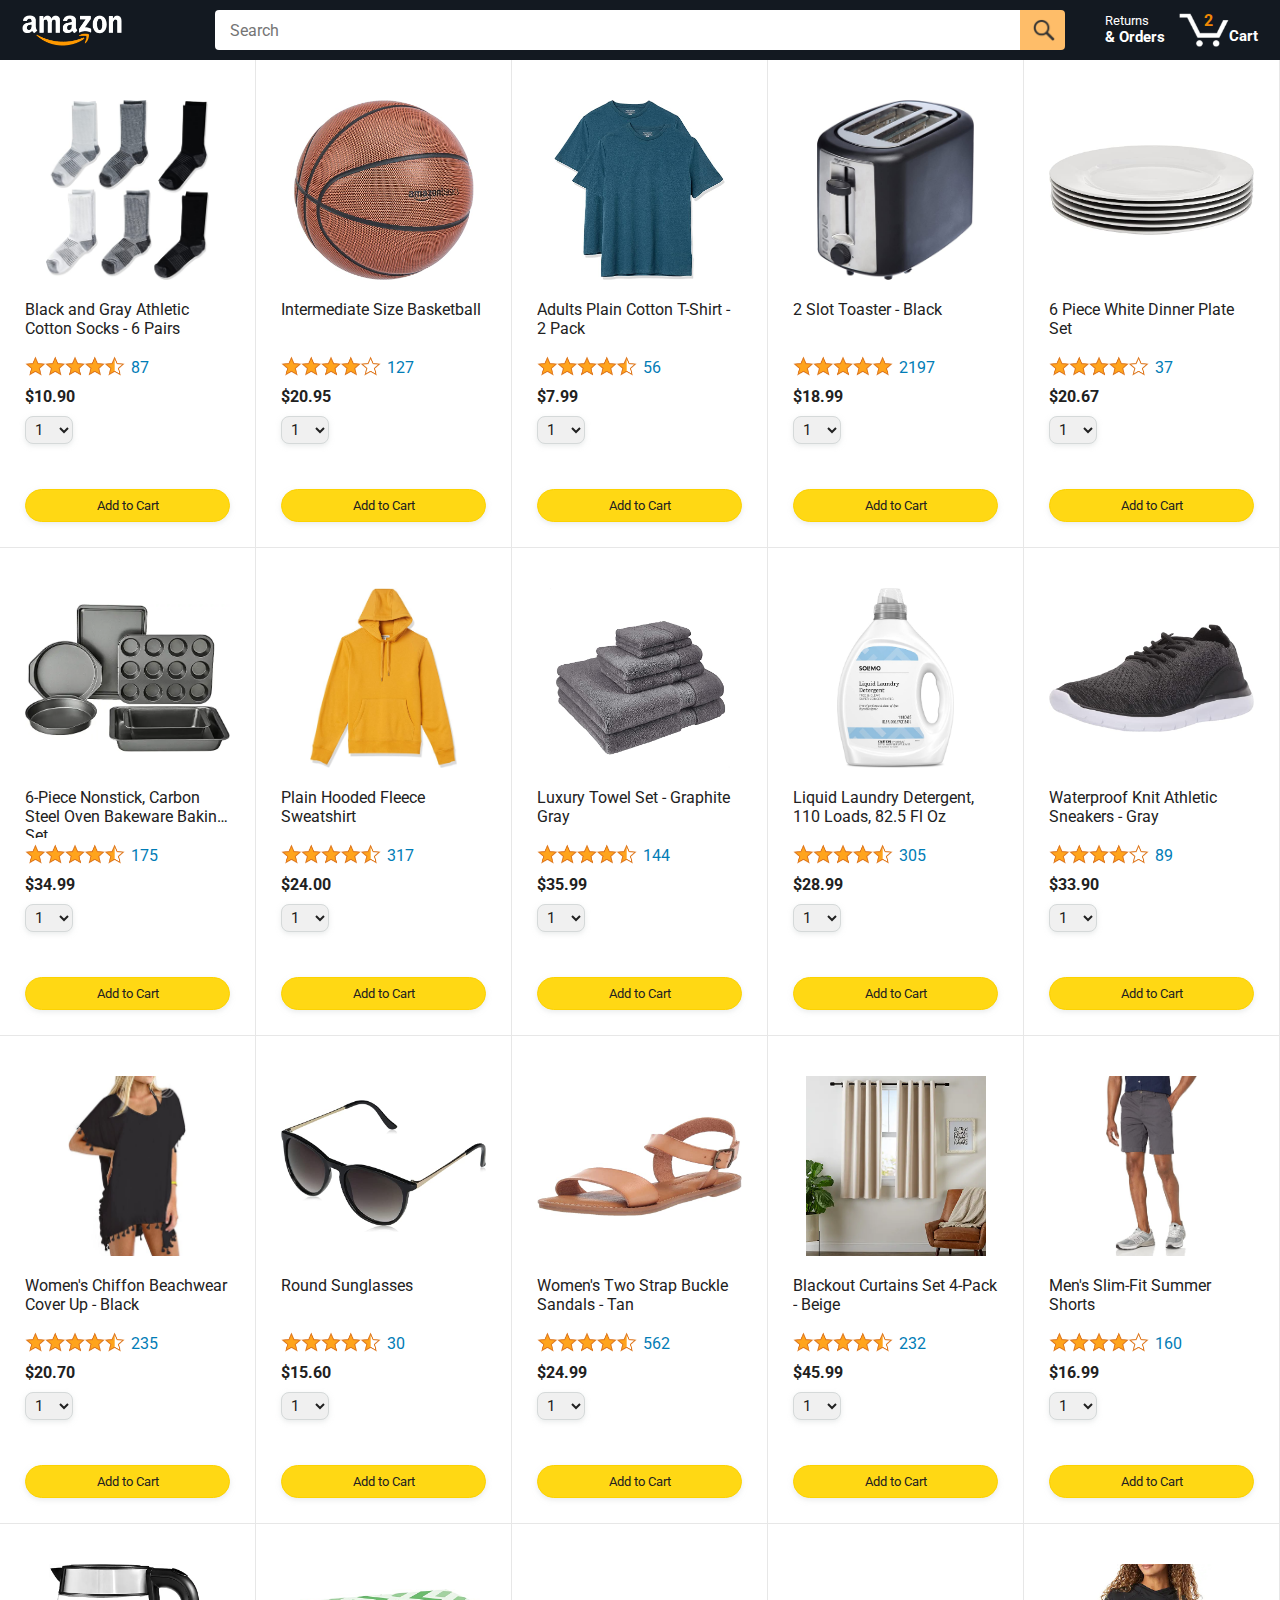
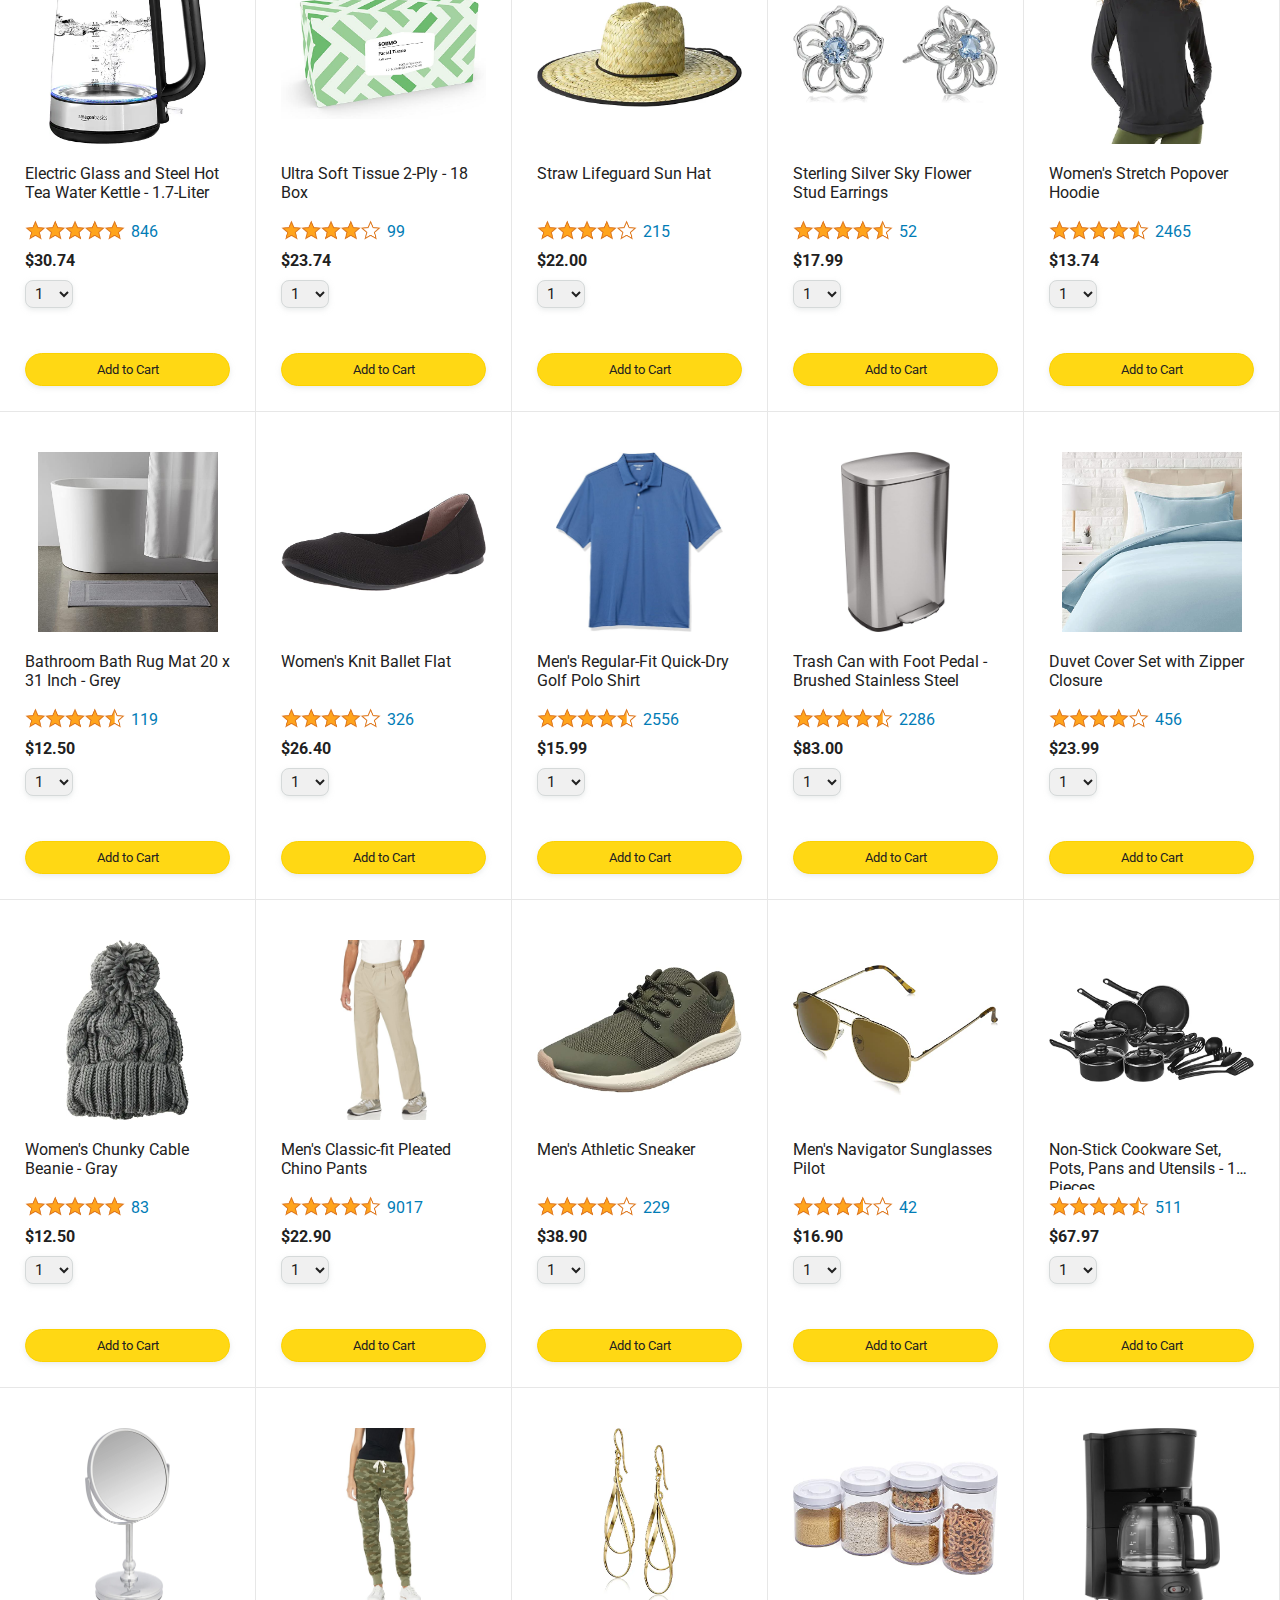
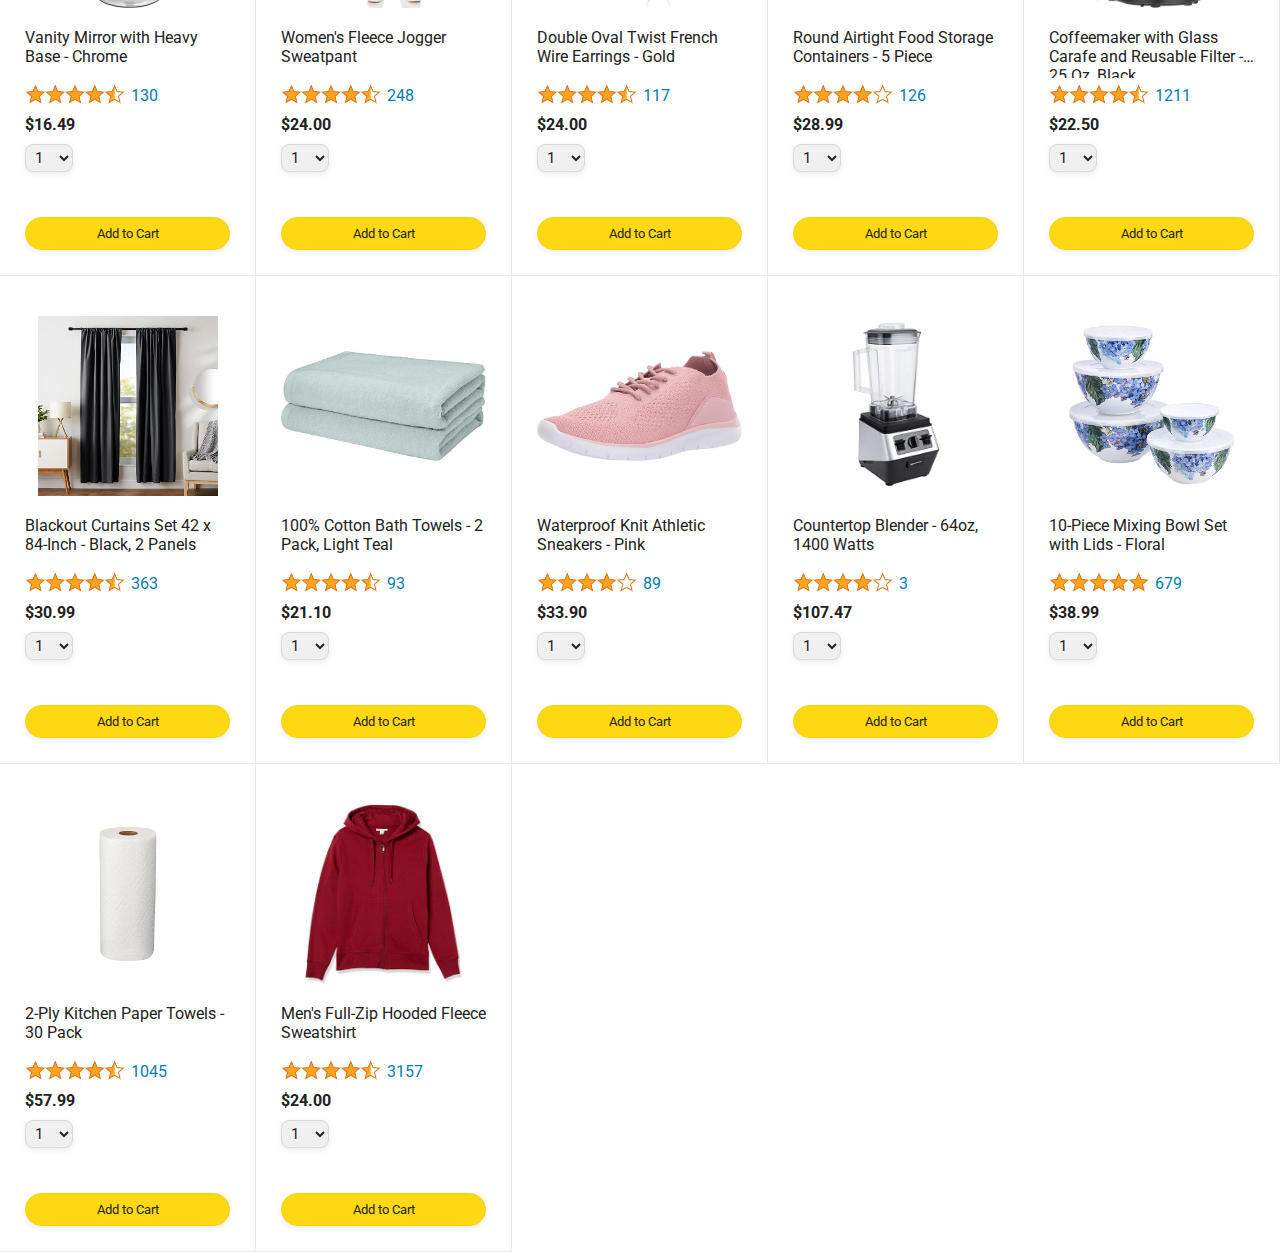
<file: index.html>
<!DOCTYPE html>
<html>
  <head>
    <title>Amazon Project</title>

    <!-- This code is needed for responsive design to work.
      (Responsive design = make the website look good on
      smaller screen sizes like a phone or a tablet). -->
    <meta name="viewport" content="width=device-width, initial-scale=1">

    <!-- Load a font called Roboto from Google Fonts. -->
    <link rel="preconnect" href="https://fonts.googleapis.com">
    <link rel="preconnect" href="https://fonts.gstatic.com" crossorigin>
    <link href="https://fonts.googleapis.com/css2?family=Roboto:wght@400;500;700&display=swap" rel="stylesheet">

    <!-- Here are the CSS files for this page. -->
    <link rel="stylesheet" href="styles/shared/general.css">
    <link rel="stylesheet" href="styles/shared/amazon-header.css">
    <link rel="stylesheet" href="styles/pages/amazon.css">
  </head>
  <body>
    <div class="amazon-header">
      <div class="amazon-header-left-section">
        <a href="index.html" class="header-link">
          <img class="amazon-logo"
            src="images/amazon-logo-white.png">
          <img class="amazon-mobile-logo"
            src="images/amazon-mobile-logo-white.png">
        </a>
      </div>

      <div class="amazon-header-middle-section">
        <input class="search-bar" type="text" placeholder="Search">

        <button class="search-button">
          <img class="search-icon" src="images/icons/search-icon.png">
        </button>
      </div>

      <div class="amazon-header-right-section">
        <a class="orders-link header-link" href="orders.html">
          <span class="returns-text">Returns</span>
          <span class="orders-text">& Orders</span>
        </a>

        <a class="cart-link header-link" href="checkout.html">
          <img class="cart-icon" src="images/icons/cart-icon.png">
          <div class="cart-quantity js-cart-quantity"></div>
          <div class="cart-text">Cart</div>
        </a>
      </div>
    </div>
    
    <div class="main">
      <div class="products-grid js-products-grid">
        
      </div>
    </div>
    <script type="module" src="scripts/amazon.js"></script>
  </body>
</html>
</file>
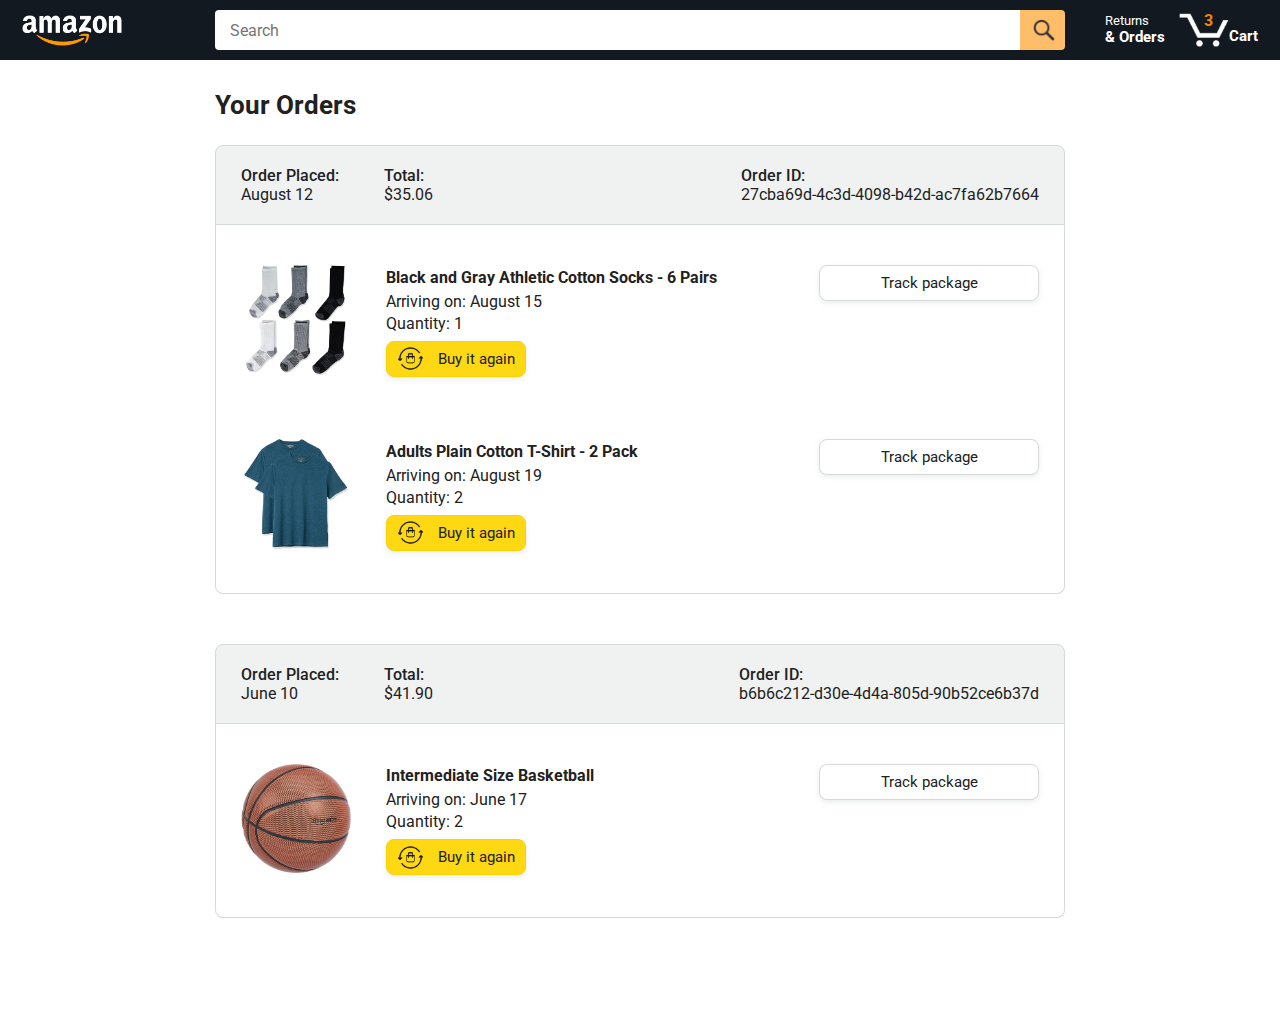
<file: orders.html>
<!DOCTYPE html>
<html>
  <head>
    <title>Orders</title>

    <!-- This code is needed for responsive design to work.
      (Responsive design = make the website look good on
      smaller screen sizes like a phone or a tablet). -->
    <meta name="viewport" content="width=device-width, initial-scale=1">

    <!-- Load a font called Roboto from Google Fonts. -->
    <link rel="preconnect" href="https://fonts.googleapis.com">
    <link rel="preconnect" href="https://fonts.gstatic.com" crossorigin>
    <link href="https://fonts.googleapis.com/css2?family=Roboto:wght@400;500;700&display=swap" rel="stylesheet">

    <!-- Here are the CSS files for this page. -->
    <link rel="stylesheet" href="styles/shared/general.css">
    <link rel="stylesheet" href="styles/shared/amazon-header.css">
    <link rel="stylesheet" href="styles/pages/orders.css">
  </head>
  <body>
    <div class="amazon-header">
      <div class="amazon-header-left-section">
        <a href="index.html" class="header-link">
          <img class="amazon-logo"
            src="images/amazon-logo-white.png">
          <img class="amazon-mobile-logo"
            src="images/amazon-mobile-logo-white.png">
        </a>
      </div>

      <div class="amazon-header-middle-section">
        <input class="search-bar" type="text" placeholder="Search">

        <button class="search-button">
          <img class="search-icon" src="images/icons/search-icon.png">
        </button>
      </div>

      <div class="amazon-header-right-section">
        <a class="orders-link header-link" href="orders.html">
          <span class="returns-text">Returns</span>
          <span class="orders-text">& Orders</span>
        </a>

        <a class="cart-link header-link" href="checkout.html">
          <img class="cart-icon" src="images/icons/cart-icon.png">
          <div class="cart-quantity">3</div>
          <div class="cart-text">Cart</div>
        </a>
      </div>
    </div>

    <div class="main">
      <div class="page-title">Your Orders</div>

      <div class="orders-grid">
        <div class="order-container">
          
          <div class="order-header">
            <div class="order-header-left-section">
              <div class="order-date">
                <div class="order-header-label">Order Placed:</div>
                <div>August 12</div>
              </div>
              <div class="order-total">
                <div class="order-header-label">Total:</div>
                <div>$35.06</div>
              </div>
            </div>

            <div class="order-header-right-section">
              <div class="order-header-label">Order ID:</div>
              <div>27cba69d-4c3d-4098-b42d-ac7fa62b7664</div>
            </div>
          </div>

          <div class="order-details-grid">
            <div class="product-image-container">
              <img src="images/products/athletic-cotton-socks-6-pairs.jpg">
            </div>

            <div class="product-details">
              <div class="product-name">
                Black and Gray Athletic Cotton Socks - 6 Pairs
              </div>
              <div class="product-delivery-date">
                Arriving on: August 15
              </div>
              <div class="product-quantity">
                Quantity: 1
              </div>
              <button class="buy-again-button button-primary">
                <img class="buy-again-icon" src="images/icons/buy-again.png">
                <span class="buy-again-message">Buy it again</span>
              </button>
            </div>

            <div class="product-actions">
              <a href="tracking.html">
                <button class="track-package-button button-secondary">
                  Track package
                </button>
              </a>
            </div>

            <div class="product-image-container">
              <img src="images/products/adults-plain-cotton-tshirt-2-pack-teal.jpg">
            </div>

            <div class="product-details">
              <div class="product-name">
                Adults Plain Cotton T-Shirt - 2 Pack
              </div>
              <div class="product-delivery-date">
                Arriving on: August 19
              </div>
              <div class="product-quantity">
                Quantity: 2
              </div>
              <button class="buy-again-button button-primary">
                <img class="buy-again-icon" src="images/icons/buy-again.png">
                <span class="buy-again-message">Buy it again</span>
              </button>
            </div>

            <div class="product-actions">
              <a href="tracking.html">
                <button class="track-package-button button-secondary">
                  Track package
                </button>
              </a>
            </div>
          </div>
        </div>

        <div class="order-container">

          <div class="order-header">
            <div class="order-header-left-section">
              <div class="order-date">
                <div class="order-header-label">Order Placed:</div>
                <div>June 10</div>
              </div>
              <div class="order-total">
                <div class="order-header-label">Total:</div>
                <div>$41.90</div>
              </div>
            </div>

            <div class="order-header-right-section">
              <div class="order-header-label">Order ID:</div>
              <div>b6b6c212-d30e-4d4a-805d-90b52ce6b37d</div>
            </div>
          </div>

          <div class="order-details-grid">
            <div class="product-image-container">
              <img src="images/products/intermediate-composite-basketball.jpg">
            </div>

            <div class="product-details">
              <div class="product-name">
                Intermediate Size Basketball
              </div>
              <div class="product-delivery-date">
                Arriving on: June 17
              </div>
              <div class="product-quantity">
                Quantity: 2
              </div>
              <button class="buy-again-button button-primary">
                <img class="buy-again-icon" src="images/icons/buy-again.png">
                <span class="buy-again-message">Buy it again</span>
              </button>
            </div>

            <div class="product-actions">
              <a href="tracking.html">
                <button class="track-package-button button-secondary">
                  Track package
                </button>
              </a>
            </div>
          </div>
        </div>
      </div>
    </div>
  </body>
</html>
</file>
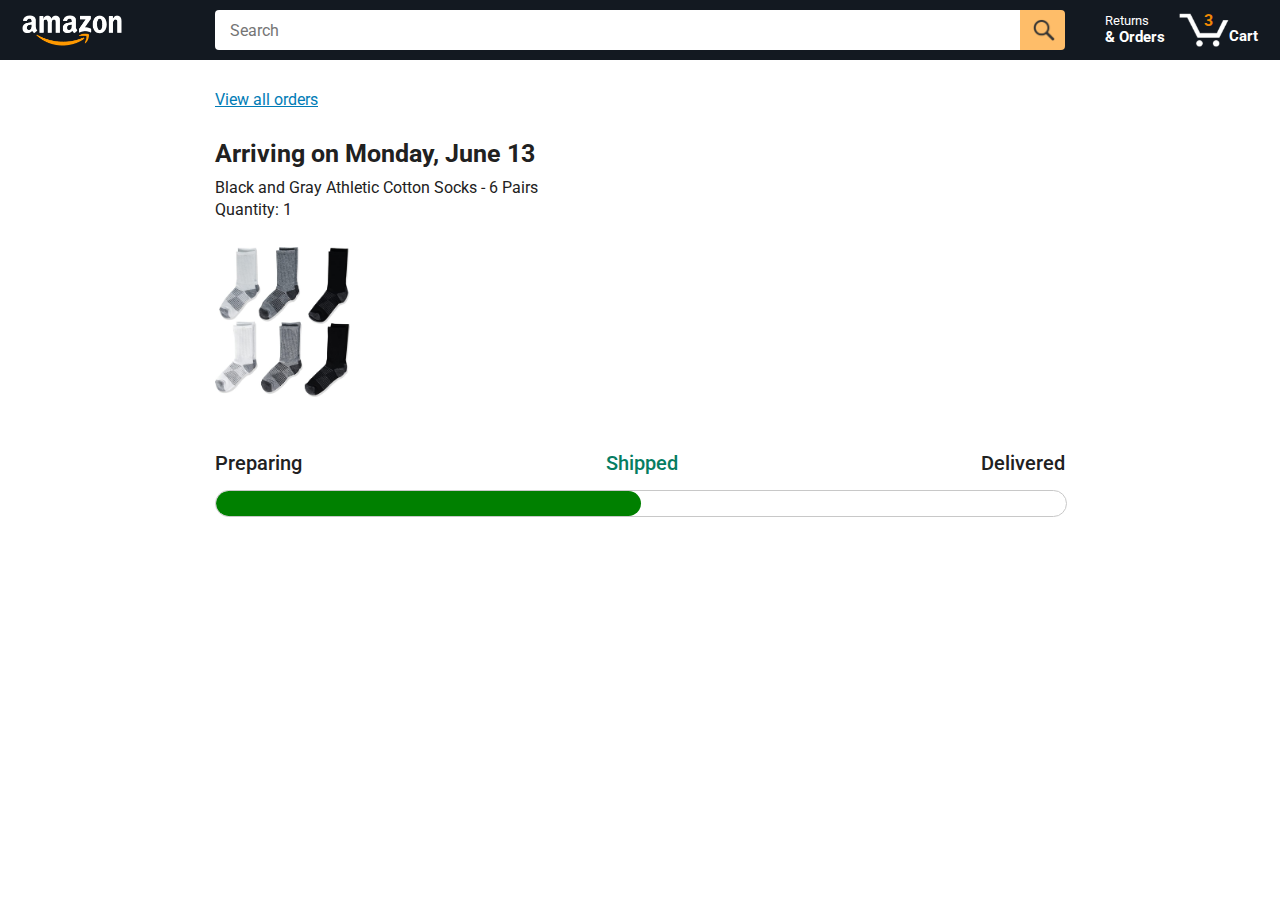
<file: tracking.html>
<!DOCTYPE html>
<html>
  <head>
    <title>Tracking</title>
    <meta name="viewport" content="width=device-width, initial-scale=1">
    <link rel="preconnect" href="https://fonts.googleapis.com">
    <link rel="preconnect" href="https://fonts.gstatic.com" crossorigin>
    <link href="https://fonts.googleapis.com/css2?family=Roboto:wght@400;500;700&display=swap" rel="stylesheet">

    <link rel="stylesheet" href="styles/shared/general.css">
    <link rel="stylesheet" href="styles/shared/amazon-header.css">
    <link rel="stylesheet" href="styles/pages/tracking.css">
  </head>
  <body>
    <div class="amazon-header">
      <div class="amazon-header-left-section">
        <a href="index.html" class="header-link">
          <img class="amazon-logo"
            src="images/amazon-logo-white.png">
          <img class="amazon-mobile-logo"
            src="images/amazon-mobile-logo-white.png">
        </a>
      </div>

      <div class="amazon-header-middle-section">
        <input class="search-bar" type="text" placeholder="Search">

        <button class="search-button">
          <img class="search-icon" src="images/icons/search-icon.png">
        </button>
      </div>

      <div class="amazon-header-right-section">
        <a class="orders-link header-link" href="orders.html">
          <span class="returns-text">Returns</span>
          <span class="orders-text">& Orders</span>
        </a>

        <a class="cart-link header-link" href="checkout.html">
          <img class="cart-icon" src="images/icons/cart-icon.png">
          <div class="cart-quantity">3</div>
          <div class="cart-text">Cart</div>
        </a>
      </div>
    </div>

    <div class="main">
      <div class="order-tracking">
        <a class="back-to-orders-link link-primary" href="orders.html">
          View all orders
        </a>

        <div class="delivery-date">
          Arriving on Monday, June 13
        </div>

        <div class="product-info">
          Black and Gray Athletic Cotton Socks - 6 Pairs
        </div>

        <div class="product-info">
          Quantity: 1
        </div>

        <img class="product-image" src="images/products/athletic-cotton-socks-6-pairs.jpg">

        <div class="progress-labels-container">
          <div class="progress-label">
            Preparing
          </div>
          <div class="progress-label current-status">
            Shipped
          </div>
          <div class="progress-label">
            Delivered
          </div>
        </div>

        <div class="progress-bar-container">
          <div class="progress-bar"></div>
        </div>
      </div>
    </div>
  </body>
</html>
</file>
<file: styles/shared/general.css>
body {
  font-family: Roboto, Arial;
  color: rgb(33, 33, 33);
  margin: 0;
}

p {
  margin: 0;
}

button {
  cursor: pointer;
}

select {
  cursor: pointer;
}

input, select, button {
  font-family: Roboto, Arial;
}

.button-primary {
  color: rgb(33, 33, 33);
  background-color: rgb(255, 216, 20);
  border: 1px solid rgb(252, 210, 0);
  border-radius: 8px;
  cursor: pointer;
  box-shadow: 0 2px 5px rgba(213, 217, 217, 0.5);
}

.button-primary:hover {
  background-color: rgb(247, 202, 0);
  border: 1px solid rgb(242, 194, 0);
}

.button-primary:active {
  background: rgb(255, 216, 20);
  border-color: rgb(252, 210, 0);
  box-shadow: none;
}

.button-secondary {
  color: rgb(33, 33, 33);
  background: white;
  border: 1px solid rgb(213, 217, 217);
  border-radius: 8px;
  cursor: pointer;
  box-shadow: 0 2px 5px rgba(213, 217, 217, 0.5);
}

.button-secondary:hover {
  background-color: rgb(247, 250, 250);
}

.button-secondary:active {
  background-color: rgb(237, 253, 255);
  box-shadow: none;
}


.limit-text-to-2-lines {
  display: -webkit-box;
  -webkit-line-clamp: 2;
  -webkit-box-orient: vertical;
  overflow: hidden;
}

.link-primary {
  color: rgb(1, 124, 182);
  cursor: pointer;
}

.link-primary:hover {
  color: rgb(196, 80, 0);
}

select {
  color: rgb(33, 33, 33);
  background-color: rgb(240, 240, 240);
  border: 1px solid rgb(213, 217, 217);
  border-radius: 8px;
  padding: 3px 5px;
  font-size: 15px;
  cursor: pointer;
  box-shadow: 0 2px 5px rgba(213, 217, 217, 0.5);
}

select:focus,
input:focus {
  outline: 2px solid rgb(255, 153, 0);
}
</file>
<file: styles/shared/amazon-header.css>
.amazon-header {
  background-color: rgb(19, 25, 33);
  color: white;
  padding-left: 15px;
  padding-right: 15px;

  display: flex;
  align-items: center;
  justify-content: space-between;

  position: fixed;
  top: 0;
  left: 0;
  right: 0;
  height: 60px;
}

.amazon-header-left-section {
  width: 180px;
}

@media (max-width: 800px) {
  .amazon-header-left-section {
    width: unset;
  }
}

.header-link {
  display: inline-block;
  padding: 6px;
  border-radius: 2px;
  cursor: pointer;
  text-decoration: none;
  border: 1px solid rgba(0, 0, 0, 0);
}

.header-link:hover {
  border: 1px solid white;
}

.amazon-logo {
  width: 100px;
  margin-top: 5px;
}

.amazon-mobile-logo {
  display: none;
}

@media (max-width: 575px) {
  .amazon-logo {
    display: none;
  }

  .amazon-mobile-logo {
    display: block;
    height: 35px;
    margin-top: 5px;
  }
}

.amazon-header-middle-section {
  flex: 1;
  max-width: 850px;
  margin-left: 10px;
  margin-right: 10px;
  display: flex;
}

.search-bar {
  flex: 1;
  width: 0;
  font-size: 16px;
  height: 38px;
  padding-left: 15px;
  border: none;
  border-top-left-radius: 4px;
  border-bottom-left-radius: 4px;
  border-top-right-radius: 0;
  border-bottom-right-radius: 0;
}

.search-button {
  background-color: rgb(254, 189, 105);
  border: none;
  width: 45px;
  height: 40px;
  border-top-right-radius: 4px;
  border-bottom-right-radius: 4px;
  flex-shrink: 0;
}

.search-icon {
  height: 22px;
  margin-left: 2px;
  margin-top: 3px;
}

.amazon-header-right-section {
  width: 180px;
  flex-shrink: 0;
  display: flex;
  justify-content: end;
}

.orders-link {
  color: white;
}

.returns-text {
  display: block;
  font-size: 13px;
}

.orders-text {
  display: block;
  font-size: 15px;
  font-weight: 700;
}

.cart-link {
  color: white;
  display: flex;
  align-items: center;
  position: relative;
}

.cart-icon {
  width: 50px;
}

.cart-text {
  margin-top: 12px;
  font-size: 15px;
  font-weight: 700;
}

.cart-quantity {
  color: rgb(240, 136, 4);
  font-size: 16px;
  font-weight: 700;

  position: absolute;
  top: 4px;
  left: 22px;
  
  width: 26px;
  text-align: center;
}
</file>
<file: styles/pages/amazon.css>
.main {
  margin-top: 60px;
}

.products-grid {
  display: grid;
  grid-template-columns: repeat(8, 1fr);
}

@media (max-width: 2000px) {
  .products-grid {
    grid-template-columns: repeat(7, 1fr);
  }
}

@media (max-width: 1600px) {
  .products-grid {
    grid-template-columns: repeat(6, 1fr);
  }
}

@media (max-width: 1300px) {
  .products-grid {
    grid-template-columns: repeat(5, 1fr);
  }
}

@media (max-width: 1000px) {
  .products-grid {
    grid-template-columns: repeat(4, 1fr);
  }
}

@media (max-width: 800px) {
  .products-grid {
    grid-template-columns: repeat(3, 1fr);
  }
}

@media (max-width: 575px) {
  .products-grid {
    grid-template-columns: repeat(2, 1fr);
  }
}

@media (max-width: 450px) {
  .products-grid {
    grid-template-columns: 1fr;
  }
}

.product-container {
  padding-top: 40px;
  padding-bottom: 25px;
  padding-left: 25px;
  padding-right: 25px;

  border-right: 1px solid rgb(231, 231, 231);
  border-bottom: 1px solid rgb(231, 231, 231);

  display: flex;
  flex-direction: column;
}

.product-image-container {
  display: flex;
  justify-content: center;
  align-items: center;

  height: 180px;
  margin-bottom: 20px;
}

.product-image {
  max-width: 100%;
  max-height: 100%;
}

.product-name {
  height: 50px;
  margin-bottom: 5px;
}

.product-rating-container {
  display: flex;
  align-items: center;
  margin-bottom: 10px;
}

.product-rating-stars {
  width: 100px;
  margin-right: 6px;
}

.product-rating-count {
  color: rgb(1, 124, 182);
  cursor: pointer;
  margin-top: 3px;
}

.product-price {
  font-weight: 700;
  margin-bottom: 10px;
}

.product-quantity-container {
  margin-bottom: 17px;
}

.product-spacer {
  flex: 1;
}

.added-to-cart {
  color: rgb(6, 125, 98);
  font-size: 16px;

  display: flex;
  align-items: center;
  margin-bottom: 8px;
  opacity: 0;
}

.added-to-cart img {
  height: 20px;
  margin-right: 5px;
}

.add-to-cart-button {
  width: 100%;
  padding: 8px;
  border-radius: 50px;
}
</file>
<file: styles/pages/orders.css>
.main {
  max-width: 850px;
  padding: 0 20px;
  margin: 90px auto 100px auto;
}

.page-title {
  font-weight: 700;
  font-size: 26px;
  margin-bottom: 25px;
}

.orders-grid {
  display: grid;
  grid-template-columns: 1fr;
  row-gap: 50px;
}

.order-header {
  background-color: rgb(240, 242, 242);
  border: 1px solid rgb(213, 217, 217);

  display: flex;
  align-items: center;
  justify-content: space-between;

  padding: 20px 25px;
  border-top-left-radius: 8px;
  border-top-right-radius: 8px;
}

.order-header-left-section {
  display: flex;
  flex-shrink: 0;
}

.order-header-label {
  font-weight: 500;
}

.order-date,
.order-total {
  margin-right: 45px;
}

.order-header-right-section {
  flex-shrink: 1;
}

@media (max-width: 575px) {
  .order-header {
    flex-direction: column;
    align-items: start;
    line-height: 23px;
    padding: 15px;
  }

  .order-header-left-section {
    flex-direction: column;
  }

  .order-header-label {
    margin-right: 5px;
  }

  .order-date,
  .order-total {
    display: grid;
    grid-template-columns: auto 1fr;
    margin-right: 0;
  }

  .order-header-right-section {
    display: grid;
    grid-template-columns: auto 1fr;
  }
}

.order-details-grid {
  padding: 40px 25px;
  border: 1px solid rgb(213, 217, 217);
  border-top: none;
  border-bottom-left-radius: 8px;
  border-bottom-right-radius: 8px;

  display: grid;
  grid-template-columns: 110px 1fr 220px;
  column-gap: 35px;
  row-gap: 60px;
  align-items: center;
}

@media (max-width: 800px) {
  .order-details-grid {
    grid-template-columns: 110px 1fr;
    row-gap: 0;
    padding-bottom: 8px;
  }
}

@media (max-width: 450px) {
  .order-details-grid {
    grid-template-columns: 1fr;
  }
}

.product-image-container {
  text-align: center;
}

.product-image-container img {
  max-width: 110px;
  max-height: 110px;
}

.product-name {
  font-weight: 700;
  margin-bottom: 5px;
}

.product-delivery-date {
  margin-bottom: 3px;
}

.product-quantity {
  margin-bottom: 8px;
}

.buy-again-button {
  font-size: 15px;
  width: 140px;
  height: 36px;
  border-radius: 8px;

  display: flex;
  align-items: center;
  justify-content: center;
}

.buy-again-icon {
  width: 25px;
  margin-right: 15px;
}

.product-actions {
  align-self: start;
}

.track-package-button {
  width: 100%;
  font-size: 15px;
  padding: 8px;
}

@media (max-width: 800px) {
  .buy-again-button {
    margin-bottom: 10px;
  }

  .product-actions {
    grid-column: 2;
    margin-bottom: 30px;
  }

  .track-package-button {
    width: 140px;
  }
}

@media (max-width: 450px) {
  .product-image-container {
    text-align: center;
    margin-bottom: 25px;
  }

  .product-image-container img {
    max-width: 150px;
    max-height: 150px;
  }

  .product-name {
    margin-bottom: 10px;
  }

  .product-quantity {
    margin-bottom: 15px;
  }

  .buy-again-button {
    width: 100%;
    margin-bottom: 15px;
  }

  .product-actions {
    grid-column: auto;
    margin-bottom: 70px;
  }

  .track-package-button {
    width: 100%;
    padding: 12px;
  }
}
</file>
<file: styles/pages/tracking.css>
.main {
  max-width: 850px;
  padding: 0 30px;
  margin: 90px auto 100px auto;
}

.back-to-orders-link {
  display: inline-block;
  margin-bottom: 30px;
}

.delivery-date {
  font-size: 25px;
  font-weight: 700;
  margin-bottom: 10px;
}

.product-info {
  margin-bottom: 3px;
}

.product-image {
  max-width: 150px;
  max-height: 150px;
  margin-top: 25px;
  margin-bottom: 50px;
}

.progress-labels-container {
  display: flex;
  justify-content: space-between;
  font-size: 20px;
  font-weight: 500;
  margin-bottom: 15px;
}

.current-status {
  color: rgb(6, 125, 98);
}

@media (max-width: 575px) {
  .progress-labels-container {
    font-size: 16px;
  }
}

@media (max-width: 450px) {
  .progress-labels-container {
    flex-direction: column;
    margin-bottom: 5px;
  }

  .progress-label {
    margin-bottom: 3px;
  }
}

.progress-bar-container {
  height: 25px;
  width: 100%;

  border: 1px solid rgb(200, 200, 200);
  border-radius: 50px;
  overflow: hidden;
}

.progress-bar {
  height: 100%;
  background-color: green;
  border-radius: 50px;
  width: 50%;
}
</file>
